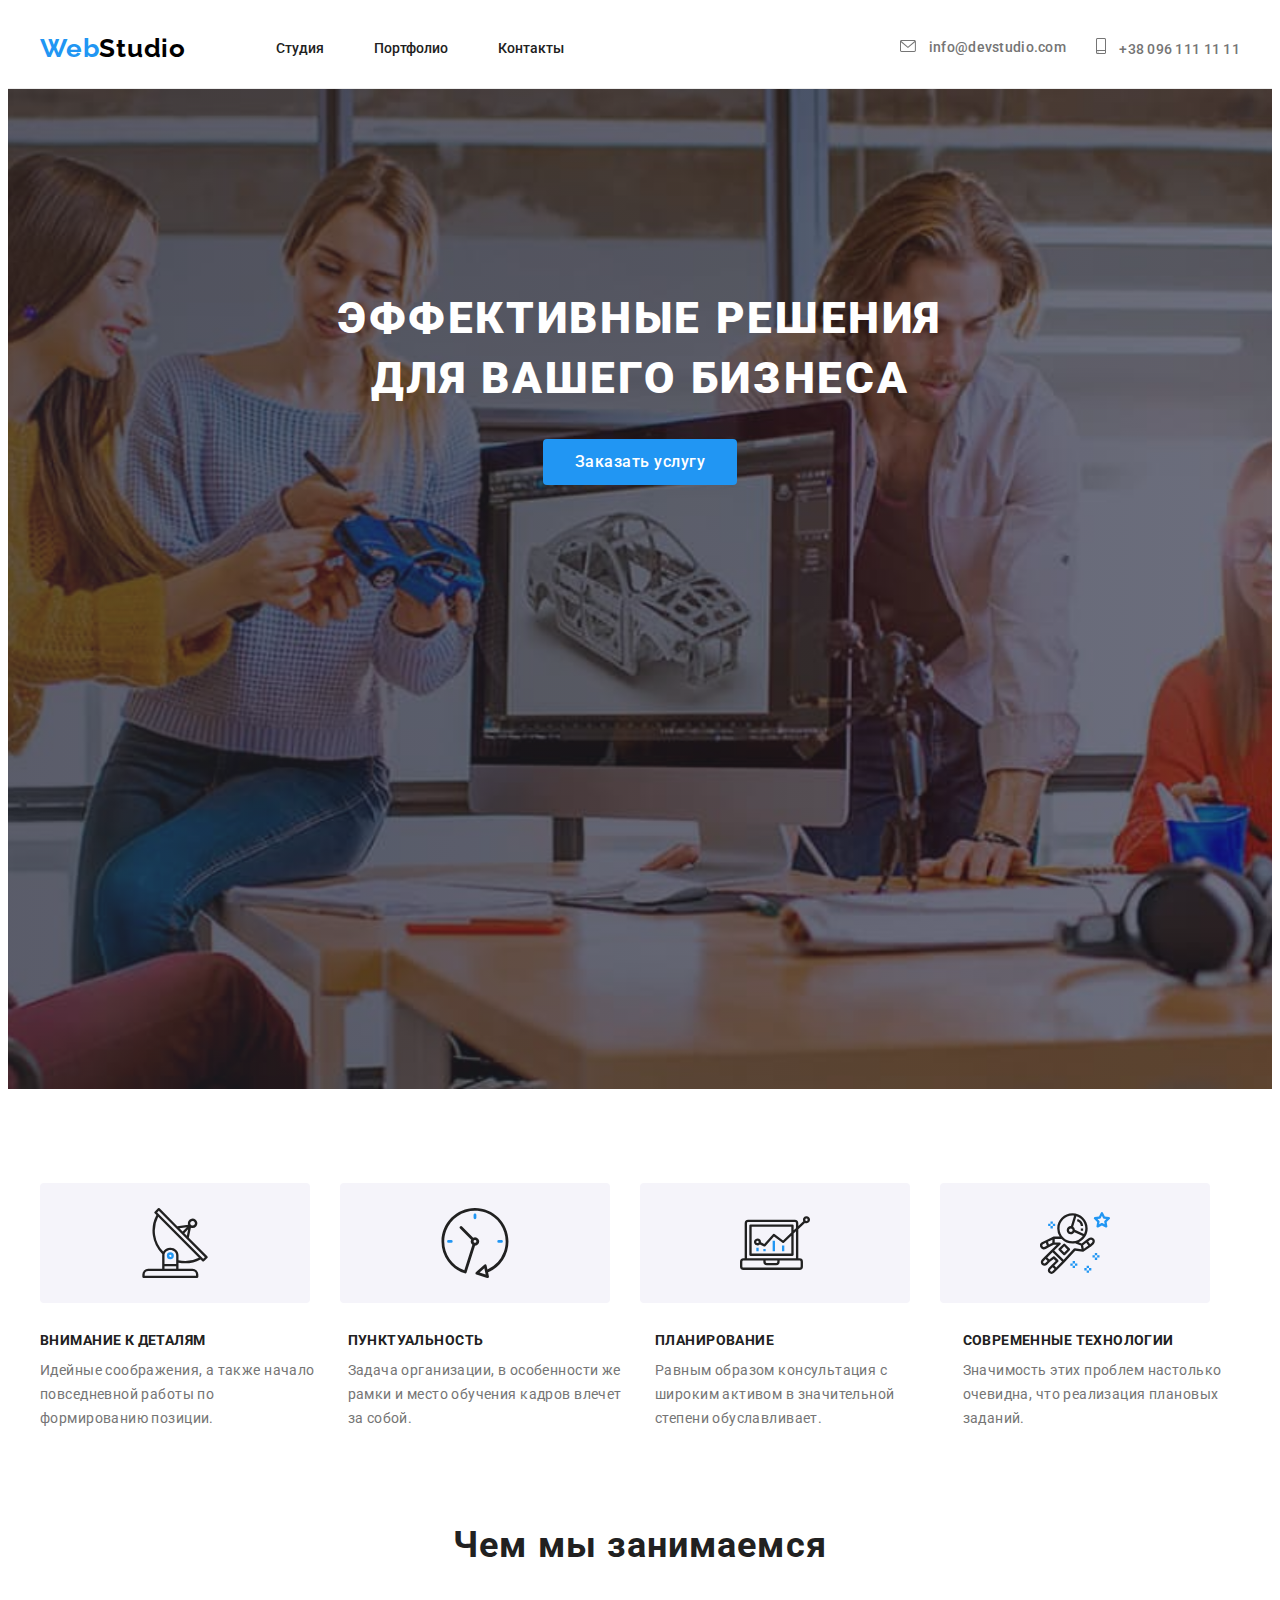
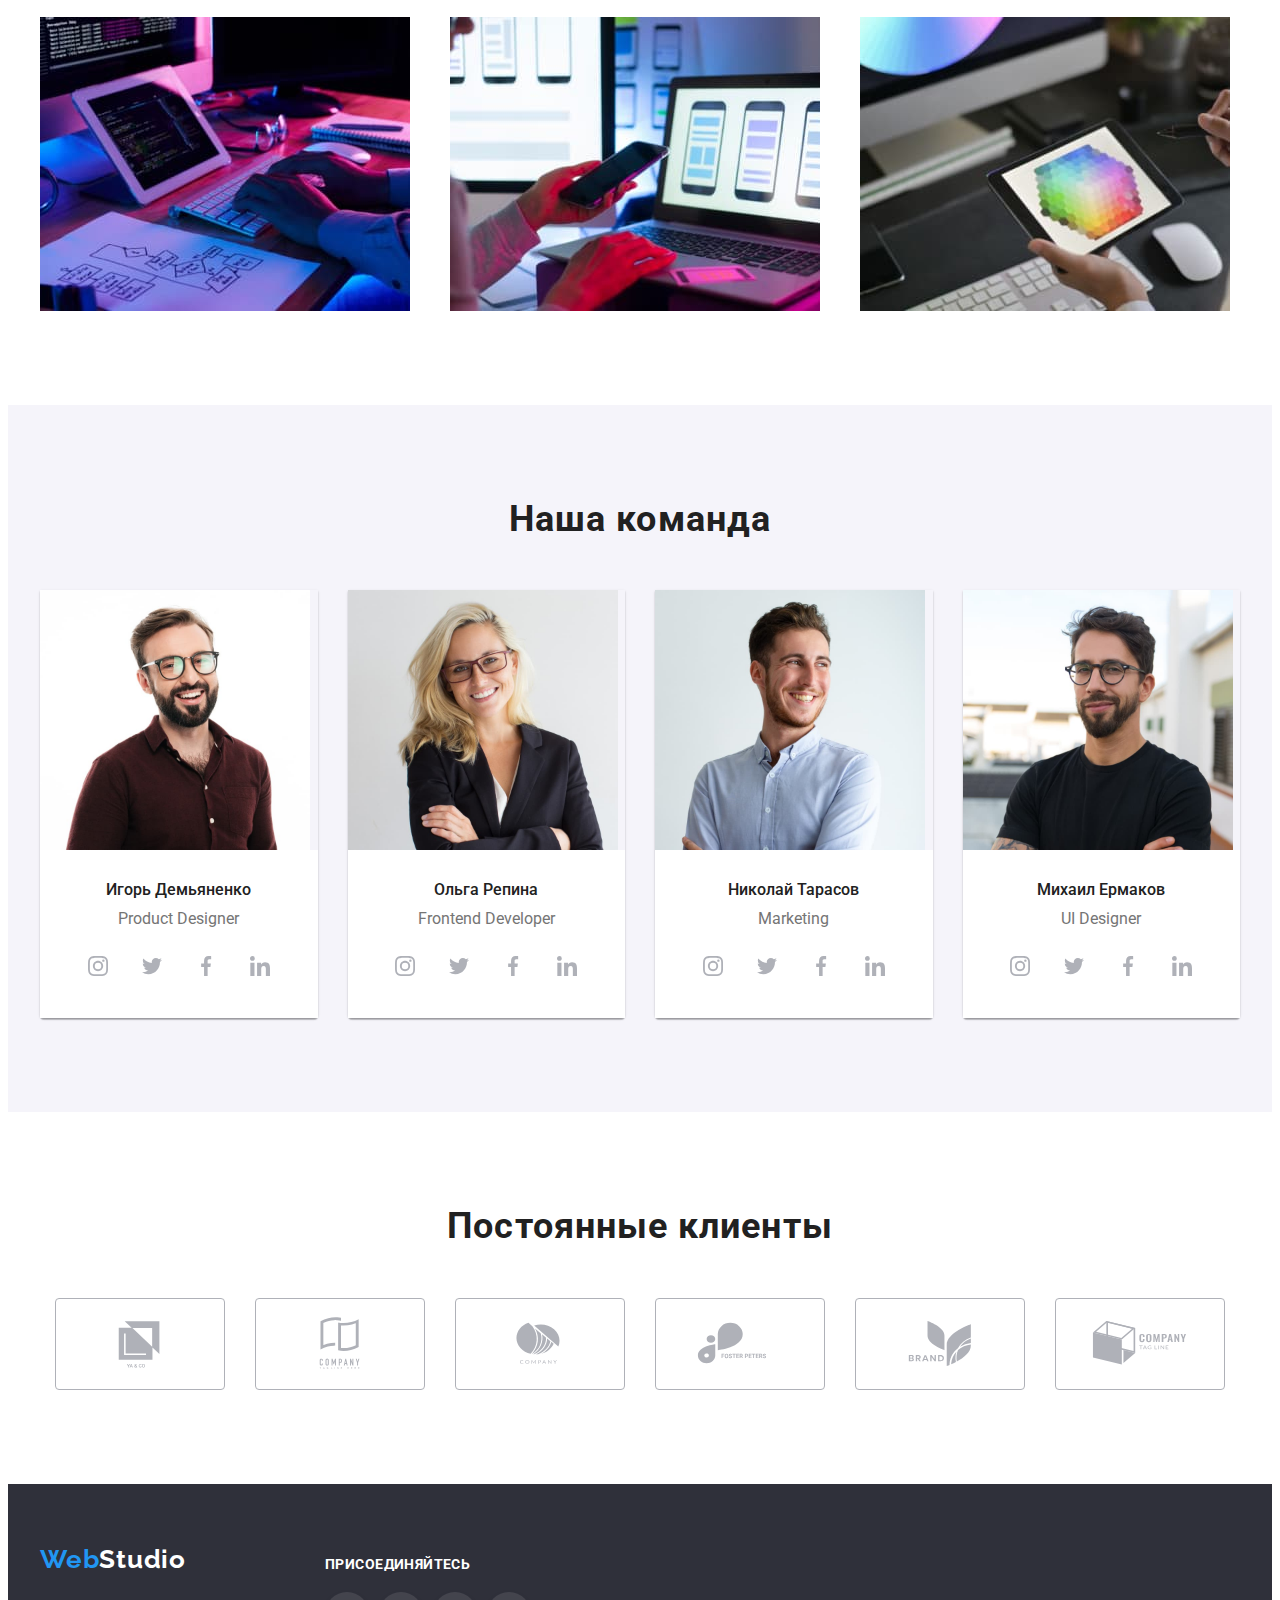
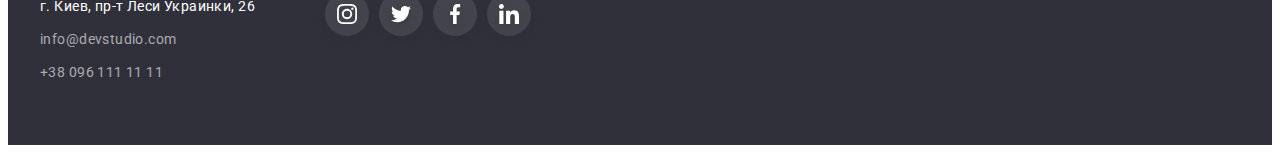
<file: index.html>
<!DOCTYPE html>
<html lang="en">

<head>
    <meta charset="UTF-8">
    <meta http-equiv="X-UA-Compatible" content="IE=edge">
    <meta name="viewport" content="width=device-width, initial-scale=1.0">
    <title> Home work 1</title>
    <link rel="preconnect" href="https://fonts.googleapis.com">
    <link rel="preconnect" href="https://fonts.gstatic.com" crossorigin>
    <link
        href="https://fonts.googleapis.com/css2?family=Raleway:wght@700&family=Roboto:wght@400;500;700;900&display=swap"
        rel="stylesheet">
    <link rel="stylesheet" href="https://cdnjs.cloudflare.com/ajax/libs/modern-normalize/1.0.0/modern-normalize.min.css"
        integrity="sha512-ISS7cAi1PEhQ8jnbJpJZMd29NlhNj4AWYyLOSp2CE/CsHxTCu+r+t0D2yoJudVrd0/8fTVPUVDzY5Tvli75u/g=="
        crossorigin="anonymous" referrerpolicy="no-referrer" />
    <link rel="stylesheet" href="./css/styles.css">
</head>

<body>
    <header>
        <div class="container main-nav">
            <nav class="site-nav">
                <a class="logo item" href=""><span class="logo-web">Web</span>Studio</a>

                <ul class="site-nav list">
                    <li class="item">
                        <a href="./index.html" class="link">Студия</a>
                    </li>
                    <li class="item">
                        <a href="./portfolio.html" class="link">Портфолио</a>
                    </li>
                    <li class="item">
                        <a href="" class="link">Контакты</a>
                    </li>
                </ul>
            </nav>

            <ul class="contacts">
                <li class="item">
                    <a class="contacts-mail" href="info@devstudio.com">
                        <svg class="icon-contacts" width="16" height="12">
                            <use href="./images/icons.svg#envelope"></use>
                        </svg>
                        info@devstudio.com
                    </a>
                </li>

                <li class="item">
                    <a class="contacts-phone" href="+380961111111">
                        <svg class="icon-contacts" width="10" height="16">
                            <use href="./images/icons.svg#smartphone"></use>
                        </svg> +38 096 111 11 11
                    </a>
                </li>
            </ul>
        </div>
    </header>

    <main>
        <section class="business-decision overlay">
            <div class="container">
                <h1 class="decision"> Эффективные решения <br> для вашего бизнеса </h1>
                <button class="button" type="button">Заказать услугу</button>
            </div>
        </section>



        <section class="section">
            <!-- подразумеваем название секции преимущества-->
            <div class="container">
                <ul class="icon">
                    <li class="icon-item">
                        <svg class="icon-antenna" width="70" height="70">
                            <use href="./images/icons.svg#antenna"></use>
                        </svg>
                    </li>

                    <li class="icon-item">
                        <svg class="icon-antenna" width="70" height="70">
                            <use href="./images/icons.svg#clock"></use>
                        </svg>
                    </li>

                    <li class="icon-item">
                        <svg class="icon-antenna" width="70" height="70">
                            <use href="./images/icons.svg#diagram"></use>
                        </svg>
                    </li>

                    <li class="icon-item">
                        <svg class="icon-antenna" width="70" height="70">
                            <use href="./images/icons.svg#astronaut"></use>
                        </svg>
                    </li>
                </ul>

                <ul class="title">
                        <li class="item">
                        <h3 class="section-title">Внимание к деталям</h3>
                        <p class="section-title-descr">Идейные соображения, а также начало повседневной работы по
                            формированию позиции.</p>
                    </li>
                    <li class="item">
                        <h3 class="section-title">Пунктуальность</h3>
                        <p class="section-title-descr">Задача организации, в особенности же рамки и место обучения
                            кадров влечет за собой.</p>
                    </li>
                    <li class="item">
                        <h3 class="section-title">Планирование</h3>
                        <p class="section-title-descr">Равным образом консультация с широким активом в значительной
                            степени обуславливает.</p>
                    </li>
                    <li class="item">
                        <h3 class="section-title">Современные технологии</h3>
                        <p class="section-title-descr">Значимость этих проблем настолько очевидна, что реализация
                            плановых заданий.</p>
                    </li>
                </ul>
            </div>
        </section>


        <section class="section work">
            <div class="container">
                <h2 class="main-section-title">Чем мы занимаемся</h2>
                <ul class="main-section-title-img">
                    <li class="item"> <img src="./images/box-1.jpg" alt="разработка" width="370"></li>
                    <li class="item"> <img src="./images/box-2.jpg" alt="адаптация" width="370"></li>
                    <li class="item"> <img src="./images/box-3.jpg" alt="дизайн" width="370"></li>
                </ul>
            </div>
        </section>


        <section class="section main-team">
            <div class="container">
                <h2 class="main-section-title">Наша команда</h2>
                <ul class="main-team-list">
                    <li class="item">
                        <img src="./images/pd.jpg" alt="член команды" width="270">
                        <div class="main-team-list-title">
                            <h3 class="team-title">Игорь Демьяненко</h3>
                            <p lang="en" class="team-profession">Product Designer</p>

                            <ul class="main-team-icon">
                                <li>
                                    <a href="" class="icon-link-team">
                                        <svg class="icon-link"  width="20"height="20">
                                            <use href="./images/icons.svg#instagram"></use>
                                        </svg>
                                    </a>
                                </li>
                                <li>
                                    <a href="" class="icon-link-team">
                                        <svg class="icon-link"  width="20"height="20">
                                            <use href="./images/icons.svg#twitter"></use>
                                        </svg>
                                    </a>
                                </li>
                                <li>
                                    <a href="" class="icon-link-team">
                                        <svg class="icon-link"  width="20"height="20">
                                            <use href="./images/icons.svg#facebook"></use>
                                        </svg>
                                    </a>
                                </li>
                                <li>
                                    <a href="" class="icon-link-team">
                                        <svg class="icon-link"  width="20"height="20">
                                            <use href="./images/icons.svg#linkedin"></use>
                                        </svg>
                                    </a>
                                </li>
                            </ul>
                        </div>
                    </li>

                    <li class="item">
                        <img src="./images/fd.jpg" alt="член команды" width="270">
                        <div class="main-team-list-title">
                            <h3 class="team-title">Ольга Репина</h3>
                            <p lang="en" class="team-profession">Frontend Developer</p>

                            <ul class="main-team-icon">
                                <li>
                                    <a href="" class="icon-link-team">
                                        <svg class="icon-link"  width="20"height="20">
                                            <use href="./images/icons.svg#instagram"></use>
                                        </svg>
                                    </a>
                                </li>
                                <li>
                                    <a href="" class="icon-link-team">
                                        <svg class="icon-link"  width="20"height="20">
                                            <use href="./images/icons.svg#twitter"></use>
                                        </svg>
                                    </a>
                                </li>
                                <li>
                                    <a href="" class="icon-link-team">
                                        <svg class="icon-link"  width="20"height="20">
                                            <use href="./images/icons.svg#facebook"></use>
                                        </svg>
                                    </a>
                                </li>
                                <li>
                                    <a href="" class="icon-link-team">
                                        <svg class="icon-link"  width="20"height="20">
                                            <use href="./images/icons.svg#linkedin"></use>
                                        </svg>
                                    </a>
                                </li>
                            </ul>
                        </div>
                    </li>

                    <li class="item">
                        <img src="./images/market-m.jpg" alt="член команды" width="270">
                        <div class="main-team-list-title">
                            <h3 class="team-title">Николай Тарасов</h3>
                            <p lang="en" class="team-profession">Marketing</p>

                            <ul class="main-team-icon">
                                <li>
                                    <a href="" class="icon-link-team">
                                        <svg class="icon-link"  width="20"height="20">
                                            <use href="./images/icons.svg#instagram"></use>
                                        </svg>
                                    </a>
                                </li>
                                <li>
                                    <a href="" class="icon-link-team">
                                        <svg class="icon-link"  width="20"height="20">
                                            <use href="./images/icons.svg#twitter"></use>
                                        </svg>
                                    </a>
                                </li>
                                <li>
                                    <a href="" class="icon-link-team">
                                        <svg class="icon-link"  width="20"height="20">
                                            <use href="./images/icons.svg#facebook"></use>
                                        </svg>
                                    </a>
                                </li>
                                <li>
                                    <a href="" class="icon-link-team">
                                        <svg class="icon-link"  width="20"height="20">
                                            <use href="./images/icons.svg#linkedin"></use>
                                        </svg>
                                    </a>
                                </li>
                            </ul>
                        </div>
                    </li>

                    <li class="item">
                        <img src="./images/ui-des.jpg" alt="член команды" width="270">
                        <div class="main-team-list-title">
                            <h3 class="team-title">Михаил Ермаков</h3>
                            <p lang="en" class="team-profession">UI Designer</p>

                            <ul class="main-team-icon">
                                <li>
                                    <a href="" class="icon-link-team">
                                        <svg class="icon-link"  width="20"height="20">
                                            <use href="./images/icons.svg#instagram"></use>
                                        </svg>
                                    </a>
                                </li>
                                <li>
                                    <a href="" class="icon-link-team">
                                        <svg class="icon-link"  width="20"height="20">
                                            <use href="./images/icons.svg#twitter"></use>
                                        </svg>
                                    </a>
                                </li>
                                <li>
                                    <a href="" class="icon-link-team">
                                        <svg class="icon-link"  width="20"height="20">
                                            <use href="./images/icons.svg#facebook"></use>
                                        </svg>
                                    </a>
                                </li>
                                <li>
                                    <a href="" class="icon-link-team">
                                        <svg class="icon-link"  width="20"height="20">
                                            <use href="./images/icons.svg#linkedin"></use>
                                        </svg>
                                    </a>
                                </li>
                            </ul>
                        </div>
                    </li>
                </ul>
            </div>
        </section>





        <section class="section clients">
            <div class="container">
                <h2 class="main-section-title">Постоянные клиенты</h2>
                <ul class="clients-logo">
                    <li class="clients-icon">
                        <a href="" class="button-icon">
                            <svg class="svg-icon">
                                <use href="./images/icons.svg#logo-1"></use>
                            </svg>
                        </a>
                    </li>

                    <li>
                        <a href="" class="button-icon">
                            <svg class="svg-icon">
                                <use href="./images/icons.svg#logo-2"></use>
                            </svg>
                        </a>
                    </li>

                    <li>
                        <a href="" class="button-icon">
                            <svg class="svg-icon">
                                <use href="./images/icons.svg#logo-3"></use>
                            </svg>
                        </a>
                    </li>

                    <li>
                        <a href="" class="button-icon">
                            <svg class="svg-icon">
                                <use href="./images/icons.svg#logo-4"></use>
                            </svg>
                        </a>
                    </li>

                    <li>
                        <a href="" class="button-icon">
                            <svg class="svg-icon">
                                <use href="./images/icons.svg#logo-5"></use>
                            </svg>
                        </a>
                    </li>

                    <li>
                        <a href="" class="button-icon">
                            <svg class="svg-icon">
                                <use href="./images/icons.svg#logo-6"></use>
                            </svg>
                        </a>
                    </li>
                </ul>
            </div>
        </section>
    </main>

    <footer class="footer">
        <div class="container">
            <address>
                <a class="logo-footer" href=""><span class="logo-web">Web</span>Studio</a>
                <ul class="address">
                    <li class="item"><a class="footer-address" href="">г. Киев, пр-т Леси Украинки, 26</a> </li>
                    <li class="item"><a class="footer-mail" href="info@devstudio.com">info@devstudio.com</a></li>
                    <li><a class="footer-phone" href="+380961111111">+38 096 111 11 11</a></li>
                </ul>
            </address>

            <div class="join">
                <h2 class="footer-join-title"> Присоединяйтесь</h2>
                <ul class="main-team-icon footer">
                    <li>
                        <a href="" class="icon-link-team-footer">
                            <svg class="icon-link-footer" width="20"height="20">
                                <use href="./images/icons.svg#instagram"></use>
                            </svg>
                        </a>
                    </li>
                    <li>
                        <a href="" class="icon-link-team-footer">
                            <svg class="icon-link-footer"  width="20"height="20">
                                <use href="./images/icons.svg#twitter"></use>
                            </svg>
                        </a>
                    </li>
                    <li>
                        <a href="" class="icon-link-team-footer">
                            <svg class="icon-link-footer"  width="20"height="20">
                                <use href="./images/icons.svg#facebook"></use>
                            </svg>
                        </a>
                    </li>
                    <li>
                        <a href="" class="icon-link-team-footer">
                            <svg class="icon-link-footer"  width="20"height="20">
                                <use href="./images/icons.svg#linkedin"></use>
                            </svg>
                        </a>
                    </li>
                </ul>
            </div>
        </div>
    </footer>

</body>

</html>
</file>
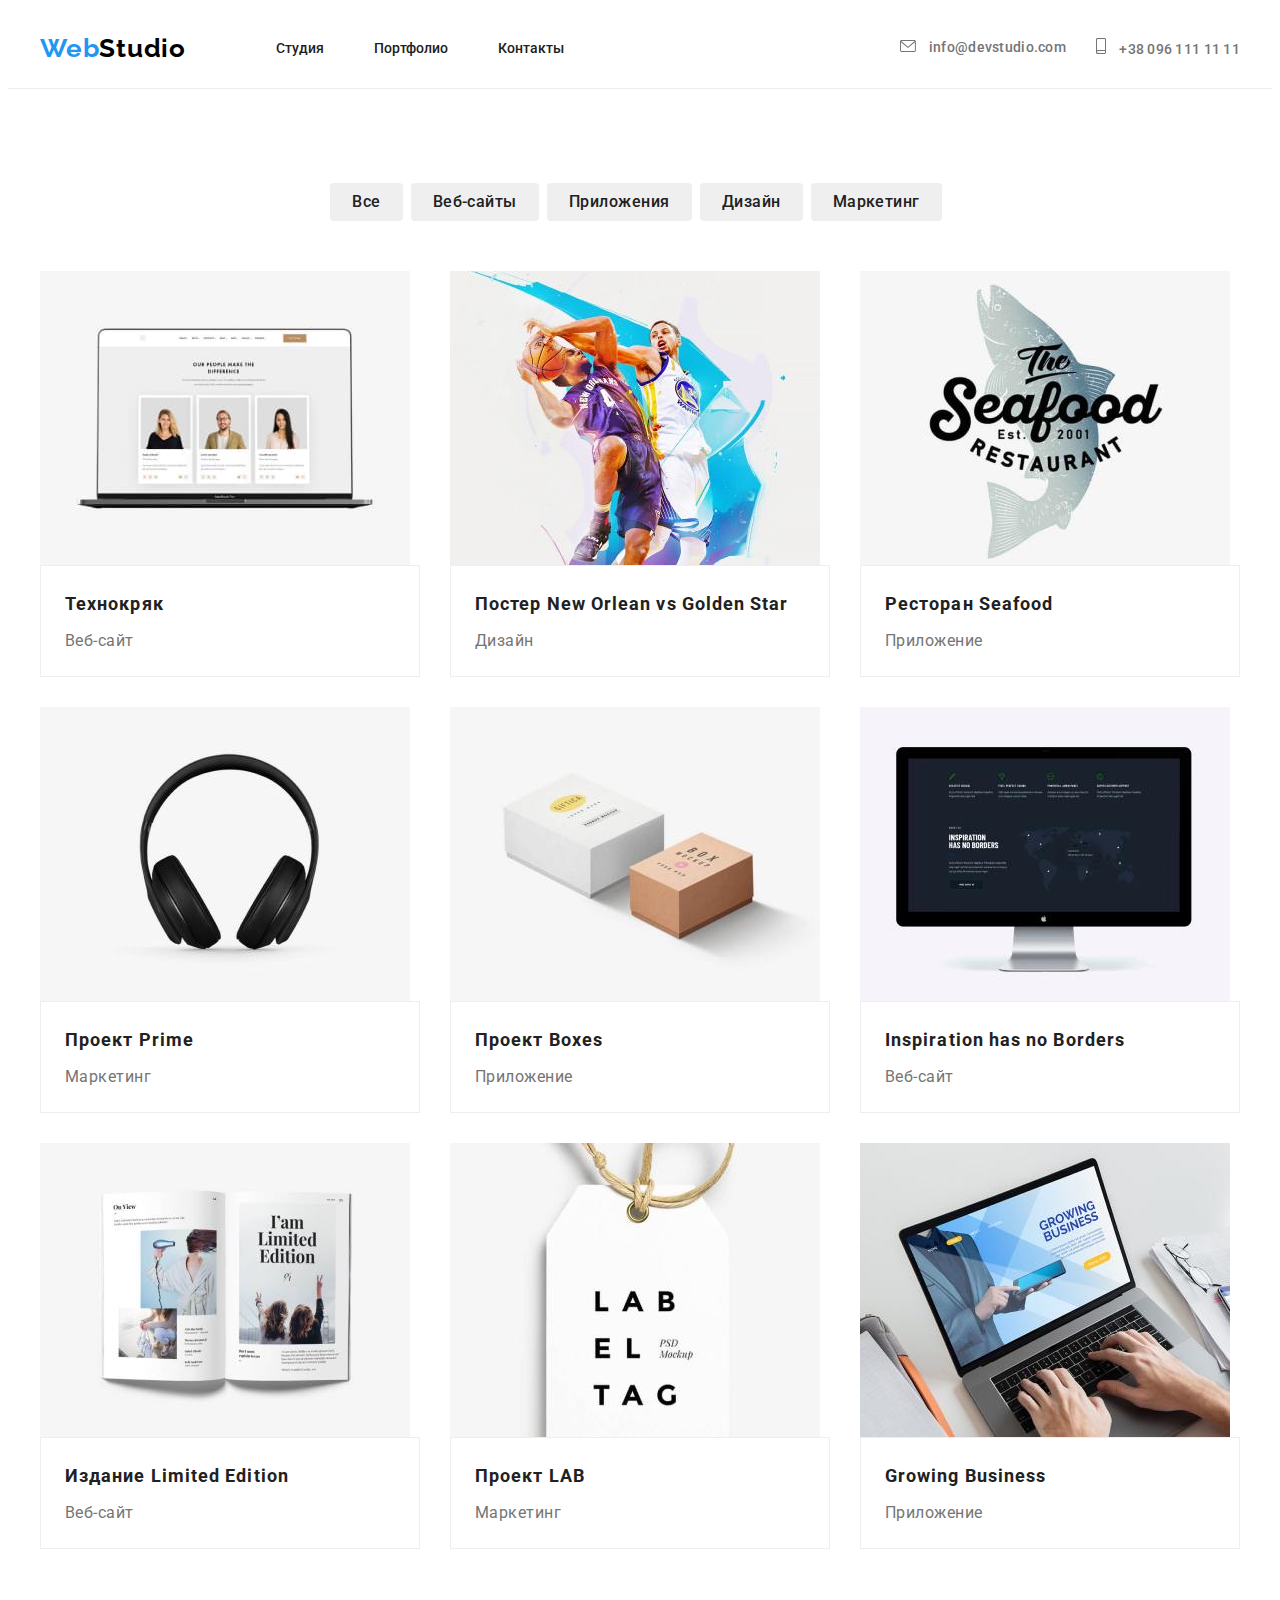
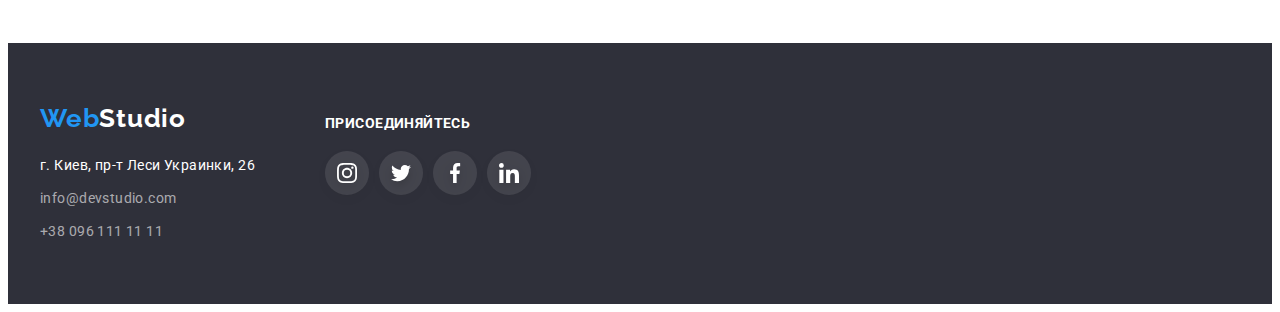
<file: portfolio.html>
<!DOCTYPE html>
<html lang="en">

<head>
    <meta charset="UTF-8">
    <meta http-equiv="X-UA-Compatible" content="IE=edge">
    <meta name="viewport" content="width=device-width, initial-scale=1.0">
    <title>Home work 2</title>
    <link rel="preconnect" href="https://fonts.googleapis.com">
    <link rel="preconnect" href="https://fonts.gstatic.com" crossorigin>
    <link
        href="https://fonts.googleapis.com/css2?family=Raleway:wght@700&family=Roboto:wght@400;500;700;900&display=swap"
        rel="stylesheet">
    <link rel="stylesheet" href="https://cdnjs.cloudflare.com/ajax/libs/modern-normalize/1.0.0/modern-normalize.min.css"
        integrity="sha512-ISS7cAi1PEhQ8jnbJpJZMd29NlhNj4AWYyLOSp2CE/CsHxTCu+r+t0D2yoJudVrd0/8fTVPUVDzY5Tvli75u/g=="
        crossorigin="anonymous" referrerpolicy="no-referrer" />
    <link rel="stylesheet" href="./css/styles.css">
</head>

<body>
    <header>
        <div class="container main-nav">
            <nav class="site-nav">
                <a class="logo item" href=""><span class="logo-web">Web</span>Studio</a>

                <ul class="site-nav list">
                    <li class="item">
                        <a href="./index.html" class="link">Студия</a>
                    </li>
                    <li class="item">
                        <a href="./portfolio.html" class="link">Портфолио</a>
                    </li>
                    <li class="item">
                        <a href="" class="link">Контакты</a>
                    </li>
                </ul>
            </nav>

            <ul class="contacts">
                <li class="item">
                    <a class="contacts-mail" href="info@devstudio.com">
                        <svg class="icon-contacts" width="16" height="12">
                            <use href="./images/icons.svg#envelope"></use>
                        </svg>
                        info@devstudio.com
                    </a>
                </li>

                <li class="item">
                    <a class="contacts-phone" href="+380961111111">
                        <svg class="icon-contacts" width="10" height="16">
                            <use href="./images/icons.svg#smartphone"></use>
                        </svg> +38 096 111 11 11
                    </a>
                </li>
            </ul>
        </div>
    </header>

    <main>
        <section class="section projects">
            <div class="container">
                <ul class="filters">
                    <li class="item">
                        <button type="button" class="button primary">Все</button>
                    </li>
                    <li class="item">
                        <button type="button" class="button secondary">Веб-сайты</button>
                    </li>
                    <li class="item">
                        <button type="button" class="button secondary">Приложения</button>
                    </li>
                    <li class="item">
                        <button type="button" class="button secondary">Дизайн</button>
                    </li>
                    <li class="item">
                        <button type="button" class="button secondary">Маркетинг</button>
                    </li>
                </ul>
            
            <!-- H1 IN MIND -->
           
                <ul class="card-set">

                    <li class="item">
                        <article class="card">
                            <div class="card-thumb">
                                <img src="./images/project0.jpg" alt="технокряк" width="370">
                            </div>

                            <div class="card-content">
                                <h2 class="projects-title">Технокряк</h2>
                                <p class="projects-desrc">Веб-сайт</p>
                            </div>
                        </article>
                    </li>


                    <li class="item">
                        <article class="card">
                            <div class="card-thumb">
                                <img src="./images/project1.jpg" alt="постер" width="370">
                            </div>

                            <div class="card-content">
                                <h2 class="projects-title">Постер New Orlean vs Golden Star</h2>
                                <p class="projects-desrc">Дизайн</p>
                            </div>
                        </article>
                    </li>

                    <li class="item">
                        <article class="card">
                            <div class="card-thumb">
                                <img src="./images/project2.jpg" alt="ресторан" width="370">
                            </div>

                            <div class="card-content">
                                <h2 class="projects-title">Ресторан Seafood</h2>
                                <p class="projects-desrc">Приложение</p>
                            </div>
                        </article>
                    </li>

                    <li class="item">
                        <article class="card">
                            <div class="card-thumb">
                                <img src="./images/project3.jpg" alt="веб-сайт" width="370">
                            </div>
                            <div class="card-content">
                                <h2 class="projects-title">Проект Prime</h2>
                                <p class="projects-desrc">Маркетинг</p>
                            </div>
                        </article>
                    </li>

                    <li class="item">
                        <article class="card">
                            <div class="card-thumb">
                                <img src="./images/project4.jpg" alt="веб-сайт" width="370">
                            </div>
                            <div class="card-content">
                                <h2 class="projects-title">Проект Boxes</h2>
                                <p class="projects-desrc">Приложение</p>
                            </div>
                        </article>
                    </li>

                    <li class="item">
                        <article class="card">
                            <div class="card-thumb">
                                <img src="./images/project5.jpg" alt="веб-сайт" width="370">
                            </div>
                            <div class="card-content">
                                <h2 class="projects-title">Inspiration has no Borders</h2>
                                <p class="projects-desrc">Веб-сайт</p>
                            </div>
                        </article>
                    </li>

                    <li class="item">
                        <article class="card">
                            <div class="card-thumb">
                                <img src="./images/project6.jpg" alt="веб-сайт" width="370">
                            </div>
                            <div class="card-content">
                                <h2 class="projects-title">Издание Limited Edition</h2>
                                <p class="projects-desrc">Веб-сайт</p>
                            </div>
                        </article>
                    </li>

                    <li class="item">
                        <article class="card">
                            <div class="card-thumb">
                                <img src="./images/project7.jpg" alt="веб-сайт" width="370">
                            </div>
                            <div class="card-content">
                                <h2 class="projects-title">Проект LAB</h2>
                                <p class="projects-desrc">Маркетинг</p>
                            </div>
                        </article>
                    </li>

                    <li class="item">
                        <article class="card">
                            <div class="card-thumb">
                                <img src="./images/project8.jpg" alt="веб-сайт" width="370">
                            </div>
                            <div class="card-content">
                                <h2 class="projects-title">Growing Business</h2>
                                <p class="projects-desrc">Приложение</p>
                            </div>
                        </article>
                    </li>
                </ul>
            </div>
        </section>
    </main>

    <footer class="footer">
        <div class="container">
             <address>
                <a class="logo-footer" href=""><span class="logo-web">Web</span>Studio</a>
                <ul class="address">
                    <li class="item"><a class="footer-address" href="">г. Киев, пр-т Леси Украинки, 26</a> </li>
                    <li class="item"><a class="footer-mail" href="info@devstudio.com">info@devstudio.com</a></li>
                    <li><a class="footer-phone" href="+380961111111">+38 096 111 11 11</a></li>
                </ul>
            </address>

            <div class="join">
                <h2 class="footer-join-title"> Присоединяйтесь</h2>
                <ul class="main-team-icon footer">
                    <li>
                        <a href="" class="icon-link-team-footer">
                            <svg class="icon-link-footer" width="20" height="20"> <use href="./images/icons.svg#instagram"></use></svg>
                        </a>
                    </li>
                    <li>
                        <a href="" class="icon-link-team-footer">
                            <svg class="icon-link-footer"  width="20" height="20"> <use href="./images/icons.svg#twitter"></use></svg>
                        </a>
                    </li>
                    <li>
                        <a href="" class="icon-link-team-footer">
                            <svg class="icon-link-footer"  width="20" height="20"> <use href="./images/icons.svg#facebook"></use></svg>
                        </a>
                    </li>
                    <li>
                        <a href="" class="icon-link-team-footer">
                            <svg class="icon-link-footer"  width="20" height="20"> <use href="./images/icons.svg#linkedin"></use></svg>
                        </a>
                    </li>
                </ul>
            </div>        
        </div>
    </footer>

</body>
</html>
</file>
<file: css/styles.css>
:root {
  --primary-text-color: #757575;
  --title-text-color: #212121;
  --accent-text-color: #2196f3;
  --background-color: #ffffff;
  --second-background-color: #f5f4fa;
  --bcg-color-footer: #2f303a;

  --button-text-color: #ffffff;
  --button-text-secondary-color: #212121;
  --button-bcg-color: #2196f3;
  --button-secondary-bcg-color: #f5f4fa;

  --card-set-gap: 30px;
}

body {
  font-family: Roboto, sans-serif;
  font-style: normal;
  font-size: 14px;
  background-color: #ffffff;
  color: var(--primary-text-color);
}

header {
  border-bottom: 1px solid #ececec;
}

ul {
  list-style: none;
}

h1,
h2,
h3,
h4,
h5,
h6,
p,
ul {
  margin: 0;
  padding: 0;
}

img {
  display: block;
  max-width: 100%;
  height: auto;
}

.container {
  width: 1200px;
  margin-left: auto;
  margin-right: auto;
  padding-left: 15px;
  padding-right: 15px;
}

/* main color: #212121;
second color: #757575;
accent color: #2196F3;
white : #FFFFFF;*/
/* second background color : E5E5E */
/* buttom color background: F5F4FA; */

/* Header */

/* Site nav */

.main-nav {
  display: flex;
  align-items: center;
}

.site-nav {
  display: flex;
  align-items: center;
}

.logo {
  display: flex;
  font-family: Raleway;
  font-style: normal;
  font-weight: bold;
  font-size: 26px;
  line-height: 1.19;
  letter-spacing: 0.03em;
  color: #000000;
  text-decoration: none;
}

.logo-web {
  color: var(--accent-text-color);
  text-decoration: none;
}

.site-nav.list {
  margin-left: 90px;
}

.site-nav .link {
  display: block;
  padding-top: 32px;
  padding-bottom: 32px;

  font-weight: 500;
  color: var(--title-text-color);
  text-decoration: none;
}

/* .site-nav .item:not(:last-child){
  margin-right: 50px;
  or 
  .site-nav .item + .item{
  margin-left: 50px;
}
} */

.site-nav .item + .item {
  margin-left: 50px;
}

.site-nav .link:hover,
.site-nav .link:focus {
  color: var(--accent-text-color);
}

.site-nav .link.current {
  color: var(--accent-text-color);
}

.contacts {
  display: flex;
  margin-left: auto;
}

.contacts .item + .item {
  margin-left: 30px;
}
.contacts .item {
  display: flex;
  align-items: center;
}

.contacts-mail,
.contacts-phone {
  font-style: normal;
  font-weight: 500;
  font-size: 14px;
  line-height: 1.14;
  letter-spacing: 0.02em;
  color: var(--primary-text-color);
  text-decoration: none;
}

.contacts .contacts-mail:hover,
.contacts .contacts-mail:focus {
  color: var(--accent-text-color);
}

.icon-contacts {
  margin-right: 10px;
  fill: var(--primary-text-color);
}

.contacts-mail:hover .icon-contacts,
.contacts-mail:focus .icon-contacts {
  fill: var(--accent-text-color);
}

.contacts .contacts-phone:hover,
.contacts .contacts-phone:focus {
  color: var(--accent-text-color);
}

.contacts-phone:focus .icon-contacts,
.contacts-phone:hover .icon-contacts {
  fill: var(--accent-text-color);
}

.contacts .contacts-mail.current {
  color: var(--accent-text-color);
}

/* Main first section */

.business-decision {
  text-align: center;
  background: #2f303a;
  padding-top: 200px;
  padding-bottom: 200px;
}

.business-decision.overlay {
  min-height: 600px;
  max-width: 1600px;
  margin: 0 auto;
  background-image: linear-gradient(to right, rgba(47, 48, 58, 0.5), rgba(47, 48, 58, 0.3)),
    url('../images/header.jpg');
  background-repeat: no-repeat;
  background-position: center;
  background-size: cover;
}

.decision {
  margin-top: 0;
  margin-bottom: var(--card-set-gap);
  display: block;

  font-weight: 900;
  font-size: 44px;
  line-height: 1.36;

  text-align: center;
  letter-spacing: 0.06em;
  text-transform: uppercase;
  color: #ffffff;
}

.title {
  display: flex;
  flex-direction: row;
}

.title .item {
  width: calc((100% - 90px) / 4);
  margin-right: var(--card-set-gap);
}

.icon {
  display: flex;
  flex-direction: row;
}

.icon .icon-item{
  width: calc((100% - 90px) / 4);
  margin-right: var(--card-set-gap);
}

.icon-item {
  display: flex;
  align-items: center;
  justify-content: center;
   height: 120px;
   width: 270px;
  background-color: var(--button-secondary-bcg-color);
  border-radius: 4px;
  margin-bottom: var(--card-set-gap);
}

.icon-antenna{
  /* height: 70px;
  width: 70px; */
  display: flex;
  justify-content: center;
  align-items: center;
}


/* .title .item::before {
  display: block;
  content: '';
  height: 120px;
  background-repeat: no-repeat;
  background-size: 70px;
  background-position: center;
  background-color: var(--button-secondary-bcg-color);
  border-radius: 4px;
  margin-bottom: var(--card-set-gap);
}

.icon-antenna::before {
  background-image: url(../images/antenna.svg);
}

.icon-clock::before {
  background-image: url(../images/clock.svg);
}

.icon-diagram::before {
  background-image: url(../images/diagram.svg);
}
.icon-astronaut::before {
  background-image: url(../images/astronaut.svg);
} */



.title .item:nth-child(4n) {
  margin-right: 0;
}

.section-title {
  margin-bottom: 10px;
  font-weight: bold;
  font-size: 14px;
  line-height: 1.14;
  letter-spacing: 0.03em;
  text-transform: uppercase;
  color: var(--title-text-color);
}
.section-title-descr {
  font-weight: normal;
  font-size: 14px;
  line-height: 1.71;
  letter-spacing: 0.03em;
  color: var(--primary-text-color);
}

.section.work {
  padding-top: 0;
}

.main-section-title {
  margin-bottom: 50px;
  font-style: normal;
  font-weight: bold;
  font-size: 36px;
  line-height: 1.16;
  text-align: center;
  letter-spacing: 0.03em;
  color: var(--title-text-color);
}

.main-section-title-img {
  padding: 0;
  margin: 0;
  display: flex;
  flex-wrap: wrap;
  margin-left: calc(-1 * var(--card-set-gap));
  margin-top: calc(-1 * var(--card-set-gap));
}

.main-section-title-img .item {
  flex-basis: calc(100% / 3 - 30px);
  margin-left: var(--card-set-gap);
  margin-top: var(--card-set-gap);
}

/* Our team */
.main-team {
  background-color: var(--second-background-color);
}

.main-team-list {
  display: flex;
  flex-wrap: wrap;
}

.main-team-list .item {
  width: calc((100% - 90px) / 4);
  margin-right: var(--card-set-gap);
  box-shadow: 0px 1px 3px rgba(0, 0, 0, 0.12), 0px 1px 1px rgba(0, 0, 0, 0.14),
    0px 2px 1px rgba(0, 0, 0, 0.2);
  border-radius: 0px 0px 4px 4px;
}

.main-team-list .item:nth-child(4n) {
  margin-right: 0;
}

.main-team-list-title {
  text-align: center;
  padding: 30px 0px;
  background-color: var(--background-color);
}

.team-title {
  padding-bottom: 10px;
  font-weight: 500;
  font-size: 16px;
  line-height: 1.19;
  color: var(--button-text-secondary-color);
}
.team-profession {
  font-weight: normal;
  font-size: 16px;
  line-height: 1.19;
  color: var(--primary-text-color);
}

/* main team icon links */

.main-team-icon {
  display: flex;
  justify-content: center;
  padding-top: 16px;
}

.main-team-icon li:not(:last-child) {
  margin-right: 10px;
}

.icon-link-team {
  display: flex;
  align-items: center;
  justify-content: center;
  width: 44px;
  height: 44px;
  border-radius: 50%;
  background-color: #fff;
  list-style: none;
}

.icon-link-team:focus,
.icon-link-team:hover {
  background-color: var(--button-bcg-color);
 }

.icon-link {
  /* width: 20px;
  height: 20px; */
  fill: #afb1b8;
}

.icon-link-team:focus .icon-link,
.icon-link-team:hover .icon-link {
  fill: var(--button-text-color);
}

/* Clients */
.clients-logo {
  display: flex;
  flex-wrap: wrap;
  align-items: center;
  justify-content: center;
  list-style: none;
}

.clients-logo li {
  width: calc((100% - 180px) / 6);
  margin-right: var(--card-set-gap);
}

.clients-logo li:nth-child(6n) {
  margin-right: 0;
}


.button-icon {
  display: flex;
  align-items: center;
  justify-content: center;
  background-color: var(--background-color);
  height: 92px;
  width: 170px;
  border: 1px solid #afb1b8;
  box-sizing: border-box;
  border-radius: 4px;
}

.button-icon svg {
  height: 60px;
  width: 106px;
  fill: #afb1b8;
}

.button-icon:hover, 
.button-icon:focus {
  border: 1px solid var(--button-bcg-color);
}

.button-icon:hover .svg-icon,
.button-icon:focus .svg-icon {
  fill: var(--accent-text-color);
}



/* Section Projects */
.filters {
  margin-bottom: 50px;
  display: flex;
  justify-content: center;
}

.filters .item {
  margin-right: 8px;
}

.filters .item:not(:last-child) {
  margin-right: 8px;
}

/* Button */
.business-decision .button {
  padding: 10px 32px 10px 32px;
  font-family: inherit;
  font-weight: 500;
  font-size: 16px;
  line-height: 1.63;
  text-align: center;
  letter-spacing: 0.03em;
  background-color: var(--button-bcg-color);
  color: var(--button-text-color);
  border-radius: 4px;
  cursor: pointer;
  border: transparent;
}

.button {
  padding: 6px 22px 6px 22px;
  font-family: inherit;
  font-weight: 500;
  font-size: 16px;
  line-height: 1.63;
  text-align: center;
  letter-spacing: 0.03em;
  color: var(--button-text-secondary-color);
  border-radius: 4px;
  cursor: pointer;
  border: transparent;
}

/* .button.primary {
  background-color: var(--button-bcg-color);
  color: var(--button-text-color);
} */

.button:hover,
.button:focus {
  background-color: var(--button-bcg-color);
  color: var(--button-text-color);
  box-shadow: 0px 3px 1px rgba(0, 0, 0, 0.1), 0px 1px 2px rgba(0, 0, 0, 0.08),
    0px 2px 2px rgba(0, 0, 0, 0.12);
  border-radius: 4px;
}

/* Portfolio */

.projects-title {
  margin-bottom: 4px;
  font-weight: bold;
  font-size: 18px;
  line-height: 2;
  letter-spacing: 0.06em;
  color: var(--title-text-color);
}

.projects-desrc {
  font-weight: normal;
  font-size: 16px;
  line-height: 1.87;
  letter-spacing: 0.03em;
  color: var(--primary-text-color);
}

/* card-set */

.section {
  padding-top: 94px;
  padding-bottom: 94px;
}

.card-set {
  padding: 0;
  margin: 0;
  display: flex;
  flex-wrap: wrap;
  margin-left: calc(-1 * var(--card-set-gap));
  margin-top: calc(-1 * var(--card-set-gap));
}

.card-set .item {
  flex-basis: calc(100% / 3 - 30px);
  margin-left: var(--card-set-gap);
  margin-top: var(--card-set-gap);
  background: #ffffff;
}

.card-set .item:focus,
.card-set .item:hover {
  border: 1px solid #eeeeee;
  box-sizing: border-box;
  box-shadow: 0px 1px 1px rgba(0, 0, 0, 0.12), 0px 4px 4px rgba(0, 0, 0, 0.06),
    1px 4px 6px rgba(0, 0, 0, 0.16);
}

.card-content {
  padding: 20px 24px;
  border: 1px solid #eeeeee;
}

/* Footer */

.footer {
  display: flex;
  padding-top: 60px;
  padding-bottom: 60px;
  background-color: var(--bcg-color-footer);
}

.footer .container {
  display: flex;
}

.logo-footer {
  display: inline-block;
  margin-bottom: 20px;
  font-family: Raleway;
  font-style: normal;
  font-weight: bold;
  font-size: 26px;
  line-height: 1.19;
  letter-spacing: 0.03em;
  color: var(--button-text-color);
  text-decoration: none;
}

.address .item {
  margin-bottom: 9px;
  margin-right: 70px;
}

.footer-address {
  font-style: normal;
  font-weight: normal;
  font-size: 14px;
  line-height: 1.71;
  letter-spacing: 0.03em;
  color: #ffffff;
  text-decoration: none;
}

.footer-mail,
.footer-phone {
  font-style: normal;
  font-weight: normal;
  font-size: 14px;
  line-height: 1.71;
  letter-spacing: 0.03em;
  color: rgba(255, 255, 255, 0.6);
  text-decoration: none;
}

.footer-join-title {
  margin-bottom: 20px;
  font-weight: bold;
  font-size: 14px;
  line-height: 16px;
  letter-spacing: 0.03em;
  text-transform: uppercase;
  color: #ffffff;
}

.join {
  display: flex;
  flex-direction: column;
  padding-top: 12px;
}

.main-team-icon.footer {
  display: flex;
  margin: 0;
  padding: 0;
}

.main-team-icon li:not(:last-child) {
  margin-right: 10px;
}

.icon-link-team-footer {
  display: flex;
  align-items: center;
  justify-content: center;
  width: 44px;
  height: 44px;
  border-radius: 50%;
  background-color: rgba(255, 255, 255, 0.1);
  filter: drop-shadow(0px 4px 4px rgba(0, 0, 0, 0.25));
  list-style: none;
}

.icon-link-footer {
  /* width: 20px;
  height: 20px; */
  fill: var(--button-text-color);
}

.icon-link-team-footer:focus,
.icon-link-team-footer:hover {
  background-color: var(--button-bcg-color);
}

.icon-link-team-footer:hover .icon-link-footer,
.icon-link-team-footer:focus .icon-link-footer {
  fill: var(--button-text-color);
}
</file>
